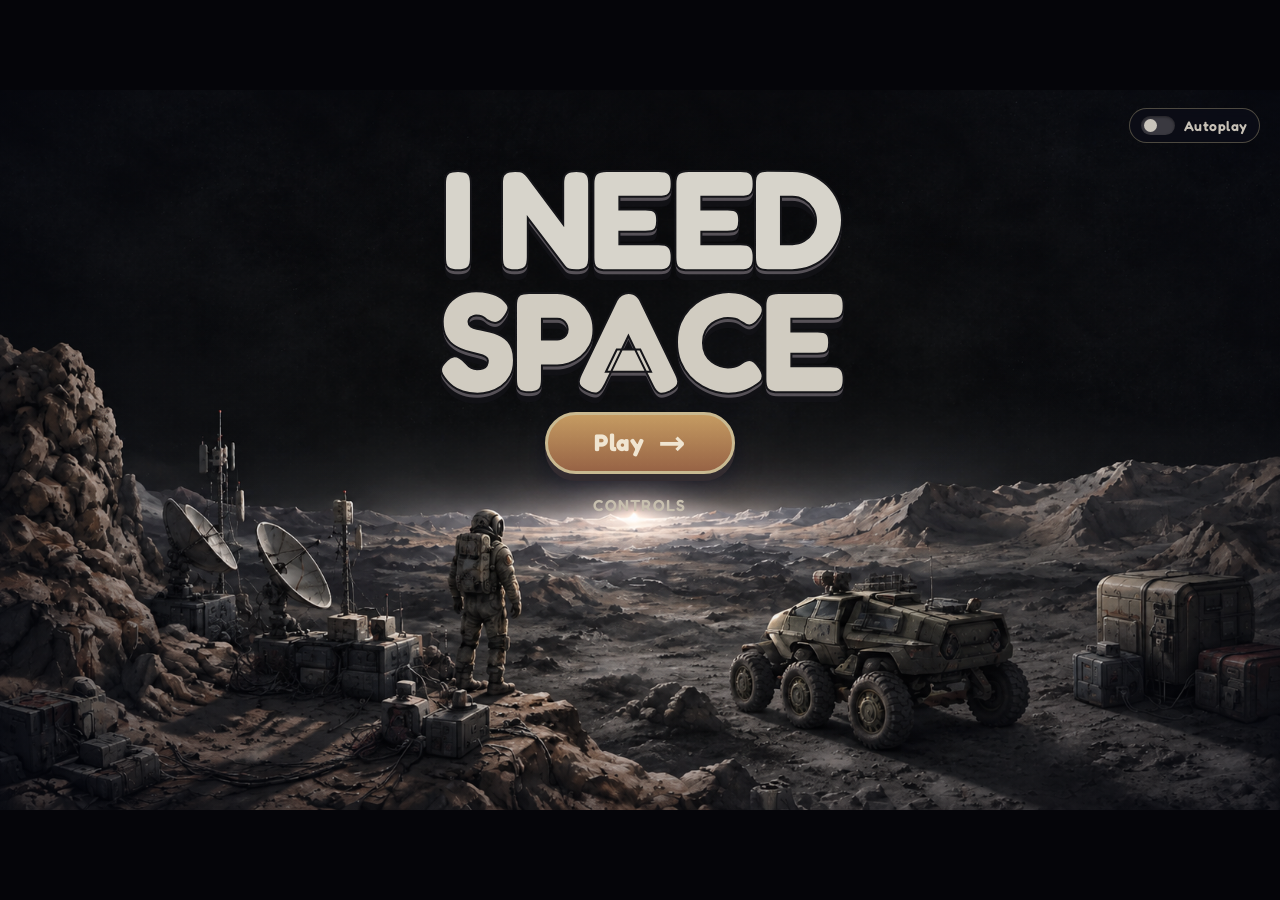
<file: index.html>
<!doctype html>
<html lang="en">
<head>
<meta charset="utf-8">
<meta name="viewport" content="width=device-width,initial-scale=1,viewport-fit=cover">
<title>I NEED SPACE</title>
<link rel="preconnect" href="https://fonts.googleapis.com">
<link href="https://fonts.googleapis.com/css2?family=Bebas+Neue&family=Fredoka:wght@500;600;700&family=Special+Elite&display=swap" rel="stylesheet">
<link rel="stylesheet" href="style.css">
</head>
<body>
<div id="stage">
  <template id="space-art-template">
    <div class="space-art" aria-hidden="true">
      <div class="starfield"></div>
      <div class="nebula"></div>
      <div class="saturn"><span></span></div>
      <div class="blue-planet"></div>
      <div class="shooting-star"></div>
      <div class="moon-ground"></div>
      <svg class="space-astronaut" viewBox="0 0 220 290" aria-hidden="true">
        <ellipse cx="112" cy="276" rx="76" ry="12" fill="#080d2c" opacity=".6"/>
        <path d="M145 174h42q13 0 13 14v68q0 12-13 12h-42z" fill="#e9eaff" stroke="#262052" stroke-width="8"/>
        <path d="M157 191h26v34h-26z" fill="#32bce9" stroke="#262052" stroke-width="6"/>
        <path d="M95 185q-31 13-38 47l-15 33q-5 12 7 17 10 4 17-8l24-27 35 5 13 35q5 14 18 9 10-4 5-18l-14-55q-6-28-32-37z" fill="#fff3df" stroke="#262052" stroke-width="9" stroke-linejoin="round"/>
        <path d="M83 214q-20 1-28 25l-16 29q-6 10-17 5-10-5-4-17l19-43q13-25 43-25" fill="#fff7e9" stroke="#262052" stroke-width="8" stroke-linejoin="round"/>
        <path d="M99 181q8-30 7-44h39q-2 28 11 47l-11 38q-21 17-50 0z" fill="#fff3df" stroke="#262052" stroke-width="9" stroke-linejoin="round"/>
        <circle cx="119" cy="99" r="52" fill="#fff6e8" stroke="#262052" stroke-width="9"/>
        <ellipse cx="112" cy="101" rx="34" ry="40" fill="#181849" stroke="#8877ed" stroke-width="6"/>
        <path d="M91 80q8-14 19-16" fill="none" stroke="#fff" stroke-width="7" stroke-linecap="round"/>
        <path d="M87 116q12 18 31 18" fill="none" stroke="#6ad9f6" stroke-width="4" opacity=".8"/>
        <path d="M158 191v34" stroke="#fff" stroke-width="4" opacity=".75"/>
      </svg>
    </div>
  </template>

  <!-- TITLE -->
  <div id="s-title" class="scr on launch-screen">
    <div class="launch-copy" id="title">
      <h1 class="launch-title">I NEED<br><span>SPACE</span></h1>
      <button class="launch-btn" id="go">Play <span aria-hidden="true">→</span></button>
      <button class="settings-btn" id="settings-open" type="button">Controls</button>
    </div>
  </div>

  <section id="settings-panel" class="settings-panel" aria-hidden="true" aria-labelledby="settings-title">
    <div class="settings-card">
      <button class="settings-close" id="settings-close" type="button" aria-label="Close controls">×</button>
      <div class="launch-kicker">Mission controls</div>
      <h2 id="settings-title">Configure your controls</h2>
      <p class="settings-intro">Choose any keyboard key, mouse button, or controller button.</p>
      <div class="control-devices">
        <div class="device-card">
          <div class="device-visual keyboard-visual" aria-hidden="true"><i></i><i></i><i></i><i></i><i></i><i></i><i></i><i></i><i></i><i></i><i></i><i></i></div>
          <h3>Keyboard</h3>
          <button class="binding-btn" data-bind="keyboard.advance" type="button"><span>Advance</span><b id="keyboard-advance">Space</b></button>
          <button class="binding-btn" data-bind="keyboard.confirm" type="button"><span>Confirm</span><b id="keyboard-confirm">Enter</b></button>
        </div>
        <div class="device-card">
          <div class="device-visual mouse-visual" aria-hidden="true"><i></i><span></span></div>
          <h3>Mouse</h3>
          <button class="binding-btn" data-bind="mouse.advance" type="button"><span>Advance</span><b id="mouse-advance">Left click</b></button>
          <button class="binding-btn" data-bind="mouse.confirm" type="button"><span>Confirm</span><b id="mouse-confirm">Left click</b></button>
        </div>
        <div class="device-card">
          <div class="device-visual controller-visual" aria-hidden="true"><i></i><i></i><i></i><i></i></div>
          <h3>Controller</h3>
          <button class="binding-btn" data-bind="gamepad.advance" type="button"><span>Advance</span><b id="gamepad-advance">A / Cross</b></button>
          <button class="binding-btn" data-bind="gamepad.confirm" type="button"><span>Confirm</span><b id="gamepad-confirm">B / Circle</b></button>
        </div>
      </div>
      <p class="binding-status" id="binding-status" aria-live="polite">Select a binding, then press an input.</p>
      <button class="settings-reset" id="settings-reset" type="button">Reset defaults</button>
    </div>
  </section>

  <!-- OPENING (canvas scenes + captions) -->
  <div id="s-open" class="scr"><canvas id="oc" width="1280" height="720"></canvas></div>

  <!-- SPACE (exploration) -->
  <div id="dlg"><div id="dn"></div><div id="dt"></div><button id="dlg-back" type="button">◀ BACK</button><div id="advance-hint">Press SPACE to advance</div></div>
  <div id="ch"></div>
  <label class="autoplay-control" for="autoplay">
    <input id="autoplay" type="checkbox">
    <span class="autoplay-track" aria-hidden="true"><span></span></span>
    <span>Autoplay</span>
  </label>
  <div id="fade"></div>
</div>

<div id="rotate-prompt" role="alert" aria-live="polite">
  <div class="rotate-icon" aria-hidden="true"><span></span></div>
  <strong>Rotate your device</strong>
  <span>Landscape mode recommended</span>
</div>

<script src="script.js"></script>
</body>
</html>
</file>
<file: style.css>
:root{--paper:#f2e6cf;--cream:#fff8ea;--ink:#1a1a1a;--red:#d9432b;--navy:#0c1d3a;--mustard:#e8a33d;--teal:#2a9d8f}
*{box-sizing:border-box}
html,body{margin:0;height:100%;background:#050509;overflow:hidden;font-family:'Special Elite',Courier,monospace;color:var(--ink);user-select:none}
#stage{position:absolute;left:50%;top:50%;width:1280px;height:720px;background:#050509;overflow:hidden;transform-origin:50% 50%}
#stage::after{content:"";position:absolute;inset:0;pointer-events:none;z-index:60;background-image:radial-gradient(rgba(255,255,255,.16) 1px,transparent 1.5px);background-size:7px 7px;opacity:.12;mix-blend-mode:soft-light}
#rotate-prompt{display:none;position:fixed;inset:0;z-index:100;align-items:center;justify-content:center;flex-direction:column;gap:14px;padding:24px;text-align:center;background:#080b18;color:#f0e5d1;font-family:'Fredoka',system-ui,sans-serif}
#rotate-prompt strong{font-size:clamp(24px,7vw,42px);letter-spacing:.02em}
#rotate-prompt>span:last-child{font-size:15px;color:#a9c8d5;letter-spacing:.08em;text-transform:uppercase}
.rotate-icon{position:relative;width:58px;height:78px;border:3px solid #c9b991;border-radius:8px;transform:rotate(-18deg);box-shadow:5px 5px 0 #976345}
.rotate-icon::after{content:"";position:absolute;left:50%;bottom:-27px;width:28px;height:20px;border:3px solid #c9b991;border-top:0;border-left:0;transform:translateX(-50%) rotate(45deg)}
.rotate-icon span{position:absolute;left:50%;top:50%;width:7px;height:7px;border-radius:50%;background:#c9b991;transform:translate(-50%,-50%)}
canvas{position:absolute;left:0;top:0;width:1280px;height:720px}
.scr{position:absolute;inset:0;display:none;z-index:5}
.scr.on{display:block}
.bebas{font-family:'Bebas Neue',Impact,sans-serif;text-transform:uppercase;letter-spacing:3px;font-weight:400;margin:0;line-height:.9}
.kick{font-family:'Bebas Neue',Impact,sans-serif;color:var(--red);font-size:22px;letter-spacing:4px}
.card{position:absolute;background:var(--cream);border:6px solid var(--ink);box-shadow:12px 12px 0 var(--red);padding:28px 32px}
.btn{font-family:'Bebas Neue',Impact,sans-serif;font-size:32px;letter-spacing:2px;text-transform:uppercase;background:var(--ink);color:var(--cream);border:0;padding:10px 24px;cursor:pointer;box-shadow:6px 6px 0 var(--red);margin:8px 8px 0 0}
.btn:hover{background:var(--red)}
.btn.alt{background:var(--cream);color:var(--ink);box-shadow:6px 6px 0 var(--ink)}
.btn.alt:hover{background:var(--mustard)}
.launch-screen{position:absolute;inset:0;overflow:hidden;isolation:isolate;background:#0b0c16 url('assets/title-card-bg.png') center/cover no-repeat;color:#e5e0d4}
.space-art{display:none}
.starfield{position:absolute;inset:0;opacity:.95;background-image:radial-gradient(2px 2px at 7% 15%,#fff4d8 55%,transparent 100%),radial-gradient(2px 2px at 18% 44%,#a7dfff 55%,transparent 100%),radial-gradient(2px 2px at 31% 22%,#fff4d8 55%,transparent 100%),radial-gradient(2px 2px at 44% 63%,#fff4d8 55%,transparent 100%),radial-gradient(2px 2px at 56% 13%,#c9b8ff 55%,transparent 100%),radial-gradient(2px 2px at 68% 38%,#fff4d8 55%,transparent 100%),radial-gradient(2px 2px at 82% 19%,#a7dfff 55%,transparent 100%),radial-gradient(2px 2px at 93% 48%,#fff4d8 55%,transparent 100%);background-size:100% 100%}
.starfield::after{content:"";position:absolute;inset:0;background-image:radial-gradient(rgba(255,239,193,.8) 1px,transparent 1.5px);background-size:67px 71px;background-position:13px 9px;opacity:.55}
.nebula{position:absolute;inset:0;background:radial-gradient(ellipse at 0% 50%,rgba(76,54,185,.48),transparent 28%),radial-gradient(ellipse at 100% 68%,rgba(44,81,197,.45),transparent 25%);filter:blur(16px)}
.saturn{position:absolute;z-index:2;left:7%;top:10%;width:142px;height:142px;border-radius:50%;background:radial-gradient(circle at 34% 30%,#d1aaff 0 7%,#9372e6 40%,#503caa 100%);box-shadow:inset -16px -12px 0 rgba(26,17,85,.28),0 0 38px rgba(139,112,255,.3)}
.saturn::before{content:"";position:absolute;left:-32px;top:43px;width:210px;height:58px;border:13px solid #ffc96a;border-radius:50%;transform:rotate(-24deg);box-shadow:0 3px 0 #e77e46}
.saturn span{position:absolute;inset:0;border-radius:50%;background:linear-gradient(145deg,transparent 40%,rgba(61,44,142,.28) 41% 48%,transparent 49% 62%,rgba(255,255,255,.14) 63% 68%,transparent 69%)}
.blue-planet{position:absolute;z-index:1;right:-72px;top:12%;width:230px;height:230px;border-radius:50%;background:radial-gradient(circle at 32% 30%,#72d5ff,#3289ee 48%,#2946b4 83%);box-shadow:inset -24px -8px 0 rgba(9,24,95,.32),0 0 45px rgba(65,151,255,.34)}
.blue-planet::after{content:"";position:absolute;inset:12% 18%;border-radius:50%;background:radial-gradient(ellipse at 22% 23%,rgba(45,76,188,.55) 0 9%,transparent 10%),radial-gradient(ellipse at 64% 38%,rgba(38,80,183,.55) 0 12%,transparent 13%),radial-gradient(ellipse at 44% 72%,rgba(69,92,203,.7) 0 13%,transparent 14%);transform:rotate(-24deg)}
.shooting-star{position:absolute;z-index:2;left:24%;top:65%;width:155px;height:5px;border-radius:50%;background:linear-gradient(90deg,transparent,#ffd95e);transform:rotate(-27deg);filter:drop-shadow(0 0 8px #ffc94f);animation:shoot 4.5s ease-in-out infinite}
.moon-ground{position:absolute;z-index:3;left:-5%;bottom:-42px;width:110%;height:190px;clip-path:polygon(0 43%,8% 30%,18% 52%,29% 42%,39% 57%,50% 19%,60% 31%,70% 22%,82% 51%,92% 32%,100% 42%,100% 100%,0 100%);background:radial-gradient(ellipse at 55% 0%,#b4b1f1 0,#716bc1 36%,#2b2b73 100%)}
.moon-ground::after{content:"";position:absolute;inset:0;background-image:radial-gradient(ellipse at 18% 67%,#29295f 0 2.5%,#7775bd 2.7% 4%,transparent 4.2%),radial-gradient(ellipse at 45% 77%,#27275d 0 4%,#7775bd 4.2% 5.2%,transparent 5.4%),radial-gradient(ellipse at 72% 61%,#28285e 0 3%,#8681cb 3.2% 4.2%,transparent 4.4%),radial-gradient(ellipse at 87% 76%,#29295f 0 2%,#7775bd 2.2% 3.2%,transparent 3.4%);opacity:.85}
.space-astronaut{position:absolute;z-index:4;left:69%;bottom:55px;width:220px;height:290px;filter:drop-shadow(0 9px 0 rgba(18,13,64,.55))}
.launch-copy{position:absolute;z-index:10;left:50%;top:7%;width:920px;max-width:calc(100% - 100px);transform:translateX(-50%);text-align:center}
#title{top:7%}
.launch-kicker{font-family:'Fredoka',sans-serif;font-size:23px;font-weight:600;letter-spacing:.16em;text-transform:uppercase;color:#c5a15e;text-shadow:0 2px 0 #332c2c}
.launch-title{margin:8px 0 12px;font-family:'Fredoka',system-ui,sans-serif;font-size:116px;font-weight:700;line-height:.86;letter-spacing:-.035em;text-transform:uppercase;color:#d7d4cb;-webkit-text-stroke:2px #151519;text-shadow:0 5px 0 #565157,0 11px 0 #111115,0 0 20px rgba(185,180,185,.1)}
.launch-title span{color:#d1ccc1}
.launch-copy p{max-width:620px;margin:20px auto 26px;font-size:20px;line-height:1.45;color:#c3c0bb;text-shadow:0 2px 5px #090c2b}
.launch-btn{display:inline-flex;align-items:center;justify-content:center;gap:14px;min-height:62px;padding:12px 34px;border:3px solid #c9b991;border-radius:999px;background:linear-gradient(180deg,#c59b62,#976345);box-shadow:0 7px 0 #332c30,0 12px 24px rgba(4,5,24,.5);color:#f0e5d1;font-family:'Fredoka',system-ui,sans-serif;font-size:24px;font-weight:700;letter-spacing:.02em;cursor:pointer;transition:transform .18s,filter .18s,box-shadow .18s}
.launch-btn:hover{transform:translateY(-4px);filter:brightness(1.06);box-shadow:0 11px 0 #332c30,0 16px 30px rgba(4,5,24,.5)}
.launch-btn:active{transform:translateY(3px);box-shadow:0 3px 0 #332c30}
.launch-btn:focus-visible{outline:4px solid #a9eaff;outline-offset:5px}
.launch-btn span{font-size:1.35em;line-height:.7}
.autoplay-control{position:absolute;right:20px;top:18px;z-index:70;display:flex;align-items:center;gap:9px;padding:7px 11px;border:1px solid rgba(201,185,145,.35);border-radius:999px;background:rgba(13,14,24,.76);color:#c7c1b6;font-family:'Fredoka',system-ui,sans-serif;font-size:14px;font-weight:600;letter-spacing:.04em;cursor:pointer;user-select:none;backdrop-filter:blur(6px)}
.autoplay-control input{position:absolute;width:1px;height:1px;margin:-1px;overflow:hidden;clip:rect(0,0,0,0);white-space:nowrap;clip-path:inset(50%)}
.autoplay-track{position:relative;width:34px;height:19px;border-radius:12px;background:#3a3940;box-shadow:inset 0 1px 3px rgba(0,0,0,.45);transition:background .18s}
.autoplay-track span{position:absolute;left:3px;top:3px;width:13px;height:13px;border-radius:50%;background:#c9c4bb;transition:transform .18s,background .18s}
.autoplay-control input:checked+.autoplay-track{background:#826844}
.autoplay-control input:checked+.autoplay-track span{transform:translateX(15px);background:#f0d7a4}
.autoplay-control input:focus-visible+.autoplay-track{outline:2px solid #d6bd8b;outline-offset:3px}
.autoplay-control:hover{color:#e5ddce;border-color:rgba(201,185,145,.62)}
.begin-copy{top:10%}
.begin-copy .launch-title{font-size:124px}
.begin-copy p{margin-top:22px}
@keyframes shoot{0%,55%{opacity:0;transform:translate(-30px,20px) rotate(-27deg)}65%{opacity:1}90%,100%{opacity:0;transform:translate(150px,-70px) rotate(-27deg)}}
@media (prefers-reduced-motion:reduce){.shooting-star{animation:none}.launch-btn{transition:none}}
#dlg{position:absolute;left:0;right:0;bottom:0;padding:24px 60px 34px;background:linear-gradient(transparent,rgba(0,0,0,.92) 40%);color:#e6e6e6;min-height:170px;z-index:20;display:none;cursor:pointer;font-family:'Special Elite',Courier,monospace}
#dlg.on{display:block}
#dn{display:block;font-size:22px;color:#fff;padding-bottom:6px;border-bottom:1px solid #9a9a9a;width:100%}
#dlg::after{content:'\25BC';position:absolute;right:30px;bottom:12px;color:#999;font-size:16px}
#dn:empty{display:none}
#dlg.on{display:block}
#dt{display:block;margin-top:12px;font-size:21px;line-height:1.45;min-height:60px;letter-spacing:.02em}
#dlg-back{position:absolute;right:70px;bottom:12px;border:0;background:transparent;color:#f3efe6;font:400 15px/1 'Bebas Neue',sans-serif;letter-spacing:.14em;opacity:.75;cursor:pointer;visibility:hidden}
#dlg-back:hover{opacity:1}
#advance-hint{position:absolute;right:30px;top:-28px;padding:5px 9px;border:1px solid rgba(201,185,145,.35);border-radius:4px;background:rgba(13,14,24,.78);color:#c7c1b6;font:12px 'Fredoka',sans-serif;letter-spacing:.04em;opacity:0;transition:opacity .4s}
#advance-hint.on{opacity:.9}
#ch{position:absolute;right:40px;bottom:250px;display:none;flex-direction:column;align-items:flex-end;z-index:21}
.hud{position:absolute;left:30px;top:24px;background:var(--ink);color:var(--cream);padding:10px 16px;font-family:'Bebas Neue',Impact,sans-serif;font-size:26px;letter-spacing:2px;text-transform:uppercase;z-index:8}
.hud b{color:var(--mustard);font-weight:400}
#scanbtn{position:absolute;left:50%;bottom:90px;transform:translateX(-50%);display:none;z-index:9}
#factcard{position:absolute;left:50%;top:50%;transform:translate(-50%,-50%);width:720px;display:none;z-index:40}
#factcard h2.bebas{font-size:64px;margin:4px 0 10px}
#factcard p{font-size:19px;line-height:1.4;margin:8px 0}
#factcard .src{font-size:14px;color:#555;margin-top:12px}
#fade{position:absolute;inset:0;background:var(--ink);opacity:0;transition:opacity .8s;pointer-events:none;z-index:50}
#end{position:absolute;inset:0;background:var(--paper);display:none;z-index:45}
#s-title::before{display:none}
#s-title::after{content:"";position:absolute;inset:0;z-index:2;background:radial-gradient(ellipse at 50% 45%,transparent 0 28%,rgba(3,6,20,.12) 58%,rgba(3,5,14,.62) 100%);pointer-events:none}
#s-title #title{top:50%;transform:translate(-50%,-50%);width:1000px}
#s-title #title{top:8%;transform:translateX(-50%)}
#s-title .launch-kicker{color:#8ee7ff;font-size:20px;letter-spacing:.28em;text-shadow:0 0 16px rgba(75,205,255,.65)}
#s-title .launch-title{font-size:142px;color:#d7d4cb;-webkit-text-stroke:2px #151519;text-shadow:0 4px 0 #565157,0 10px 0 #111115;animation:none}
#s-title .launch-title span{color:#d1ccc1}
#s-title .launch-copy p{color:#e0e9ed;text-shadow:0 2px 8px #030816}
#s-title .launch-btn{min-width:190px;background:linear-gradient(180deg,#c59b62,#976345);border-color:#c9b991;box-shadow:0 7px 0 #332c30,0 12px 24px rgba(4,5,24,.5);color:#f0e5d1;animation:none}
#s-title .settings-btn{color:#c7bfae}
#s-title .settings-btn:hover{color:#f0e5d1;text-shadow:0 2px 8px rgba(0,0,0,.7)}
@keyframes title-orbit{0%,100%{transform:translate(-50%,-50%) scale(.96);opacity:.55}50%{transform:translate(-50%,-50%) scale(1.02);opacity:1}}
@keyframes title-breathe{0%,100%{transform:scale(1)}50%{transform:scale(1.018)}}
@keyframes button-pulse{0%,100%{filter:brightness(1);box-shadow:0 7px 0 #123b68,0 0 28px rgba(53,195,255,.36)}50%{filter:brightness(1.1);box-shadow:0 7px 0 #123b68,0 0 42px rgba(53,195,255,.62)}}
@media (prefers-reduced-motion:reduce){#s-title::before,#s-title .launch-title,#s-title .launch-btn{animation:none}}
.settings-btn{display:block;margin:20px auto 0;border:0;background:transparent;color:#a9c8d5;font:600 16px 'Fredoka',sans-serif;letter-spacing:.08em;text-transform:uppercase;cursor:pointer}
.settings-btn:hover{color:#fff;text-shadow:0 0 12px rgba(112,217,255,.8)}
.settings-panel{position:absolute;inset:0;z-index:80;display:none;align-items:center;justify-content:center;padding:35px;background:rgba(2,5,16,.82);backdrop-filter:blur(8px)}
.settings-panel.on{display:flex}
.settings-card{position:relative;width:min(1080px,100%);padding:34px 42px 28px;border:1px solid rgba(142,231,255,.45);border-radius:24px;background:linear-gradient(145deg,rgba(18,30,58,.97),rgba(7,12,30,.97));box-shadow:0 20px 70px rgba(0,0,0,.5),inset 0 0 35px rgba(65,143,210,.08);color:#eaf5f8}
.settings-card .launch-kicker{color:#8ee7ff;font-size:15px;letter-spacing:.24em}
.settings-card h2{margin:8px 0 5px;font:700 42px 'Fredoka',sans-serif;letter-spacing:-.03em}
.settings-intro{margin:0 0 22px;color:#a9c0cc;font:16px 'Fredoka',sans-serif}
.settings-close{position:absolute;right:20px;top:14px;border:0;background:transparent;color:#a9c0cc;font-size:34px;line-height:1;cursor:pointer}
.settings-close:hover{color:#fff}
.control-devices{display:grid;grid-template-columns:repeat(3,1fr);gap:16px}
.device-card{padding:18px;border:1px solid rgba(157,205,224,.2);border-radius:16px;background:rgba(4,10,26,.55)}
.device-card h3{margin:14px 0 12px;font:600 21px 'Fredoka',sans-serif;color:#d9f4fb}
.device-visual{height:74px;display:flex;align-items:center;justify-content:center;position:relative}
.keyboard-visual{display:grid;grid-template-columns:repeat(6,22px);grid-template-rows:repeat(2,15px);gap:5px;transform:skewY(-7deg)}
.keyboard-visual i{display:block;border:1px solid #78d7ef;border-radius:3px;background:#1a5072;box-shadow:0 2px 0 #071522}
.keyboard-visual i:nth-child(10){grid-column:2 / 6;width:78px}
.mouse-visual{width:55px;margin:auto;border:2px solid #78d7ef;border-radius:24px 24px 28px 28px;background:#174765;box-shadow:0 4px 0 #071522}
.mouse-visual i{position:absolute;top:2px;left:25px;height:23px;border-left:1px solid #78d7ef}
.mouse-visual span{position:absolute;top:10px;left:24px;width:5px;height:10px;border-radius:4px;background:#b9f4ff}
.controller-visual{width:125px;margin:auto;border:2px solid #78d7ef;border-radius:38px 38px 28px 28px;background:#174765;box-shadow:0 4px 0 #071522;transform:rotate(-4deg)}
.controller-visual i{position:absolute;width:10px;height:10px;border-radius:50%;background:#c6f5ff;box-shadow:19px 4px 0 #63d7ef}
.controller-visual i:nth-child(1){left:29px;top:28px}.controller-visual i:nth-child(2){left:48px;top:24px;width:8px;height:25px;border-radius:5px;background:#68d9ed;box-shadow:none}.controller-visual i:nth-child(3){right:28px;top:25px}.controller-visual i:nth-child(4){right:47px;top:40px;width:8px;height:8px}
.binding-btn{width:100%;display:flex;align-items:center;justify-content:space-between;gap:8px;margin-top:8px;padding:9px 10px;border:1px solid rgba(142,231,255,.22);border-radius:8px;background:rgba(23,61,88,.5);color:#b5cbd4;font:14px 'Fredoka',sans-serif;text-align:left;cursor:pointer}
.binding-btn:hover,.binding-btn.listening{border-color:#8ee7ff;background:rgba(45,115,148,.65);color:#fff}
.binding-btn b{color:#e5faff;font-weight:600}
.binding-status{min-height:20px;margin:17px 0 10px;color:#8ee7ff;font:14px 'Fredoka',sans-serif}
.settings-reset{border:0;background:transparent;color:#9eb4bf;font:14px 'Fredoka',sans-serif;text-decoration:underline;cursor:pointer}
.settings-reset:hover{color:#fff}
@media (max-width:760px){.settings-panel{padding:15px}.settings-card{padding:27px 20px 20px;max-height:92%;overflow:auto}.settings-card h2{font-size:30px}.control-devices{grid-template-columns:1fr}.device-card{display:grid;grid-template-columns:110px 1fr;column-gap:12px;align-items:center}.device-visual{grid-row:span 3}.device-card h3{margin:0 0 4px}}
@media (max-width:760px) and (orientation:portrait){#rotate-prompt{display:flex}}
</file>
